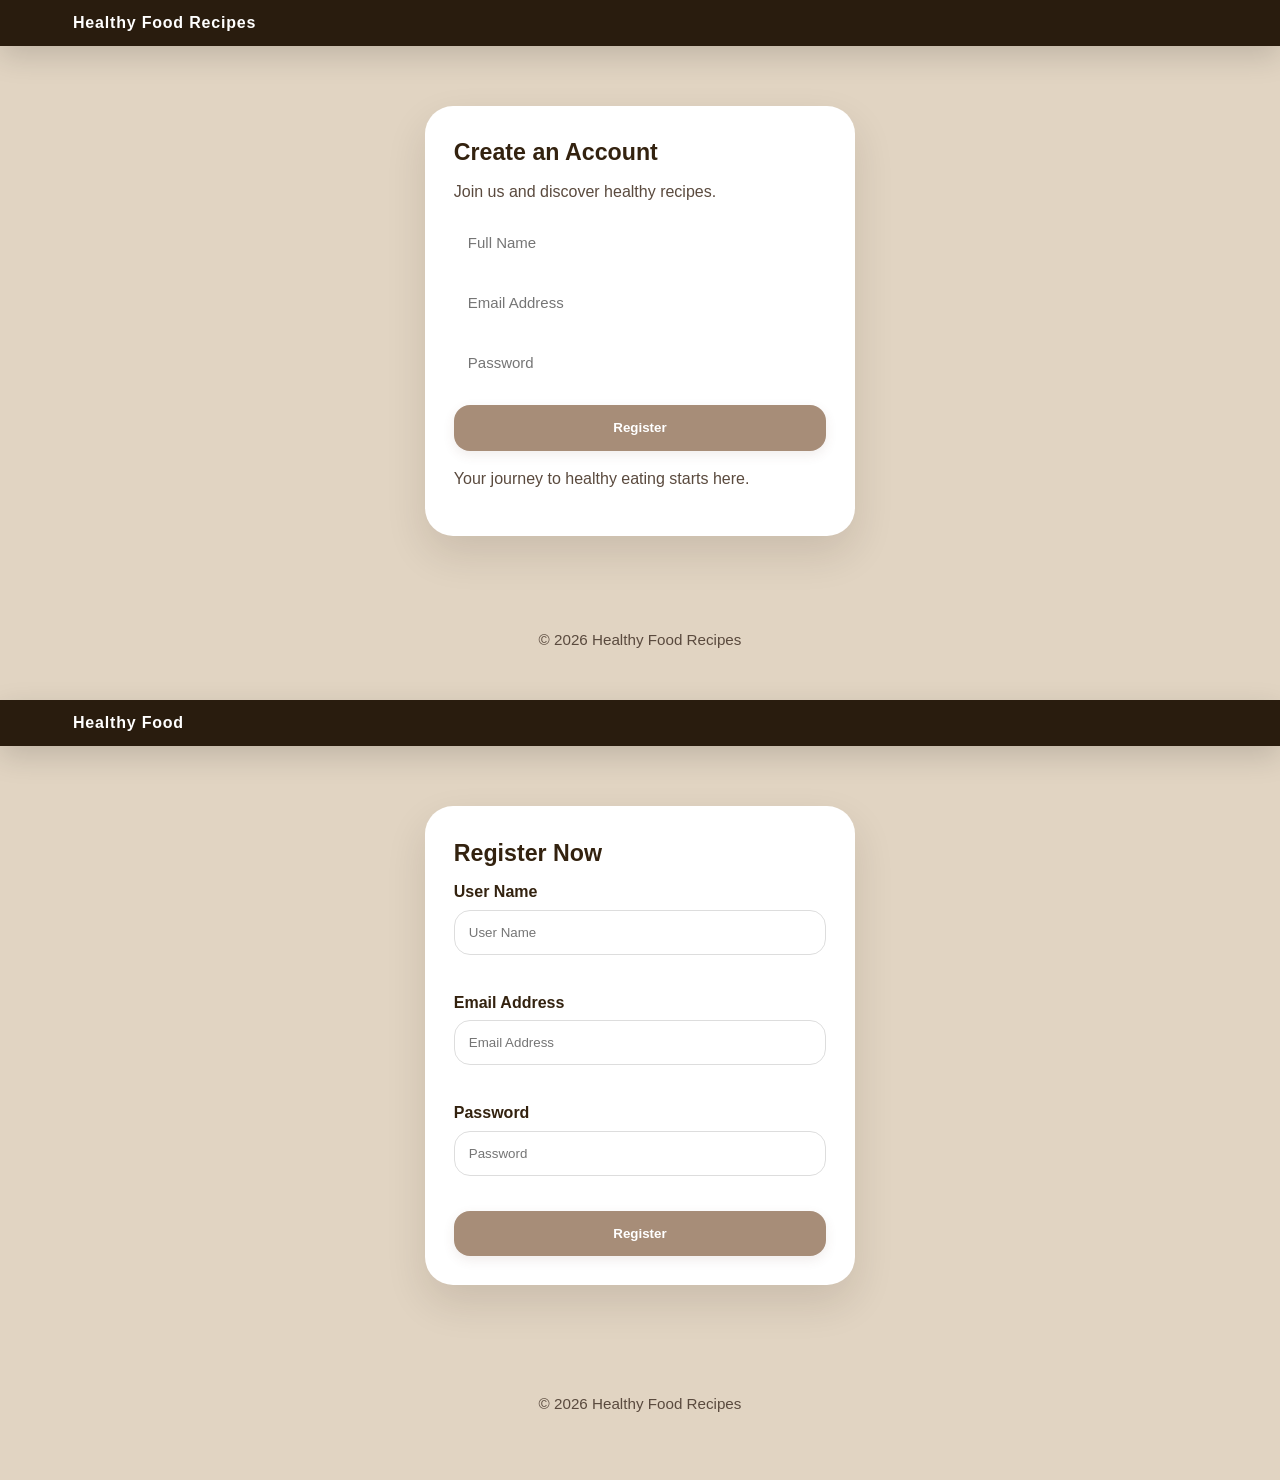
<file: index.html>
<!DOCTYPE html>
 <!DOCTYPE html>
<html lang="en">
<head>
    <meta charset="UTF-8">
    <meta name="viewport" content="width=device-width, initial-scale=1.0">
    <title>Register | Healthy Food Recipes</title>
    <link rel="stylesheet" href="style.css">
</head>
<body>
<header>
    <nav class="navbar main-content">
        <div class="brand">
            <span>Healthy Food Recipes</span>
        </div>

       
    </nav>
</header>



    
<main class="main-content">
    <section class="recipe-card" style="max-width: 430px; margin: 60px auto;">
        <div class="card-content">
            <h2 class="card-title">Create an Account</h2>
            <p class="card-subtitle">Join us and discover healthy recipes.</p>

            <form action="home.html">
                <input type="text" placeholder="Full Name" required
                    style="width:100%; padding:14px; margin-bottom:15px; border:none; border-radius:16px; font-size:15px;">

                <input type="email" placeholder="Email Address" required
                    style="width:100%; padding:14px; margin-bottom:15px; border:none; border-radius:16px; font-size:15px;">

                <input type="password" placeholder="Password" required
                    style="width:100%; padding:14px; margin-bottom:20px; border:none; border-radius:16px; font-size:15px;">

                <button class="view-btn" type="submit">Register</button>
            </form>

            <p class="card-subtitle" style="margin-top:15px;">
                Your journey to healthy eating starts here.
            </p>

        </div>
    </section>
</main>



    
<footer>
    © 2026 Healthy Food Recipes
</footer>

    <title>Register | Healthy Food</title>
    <link rel="stylesheet" href="style.css">
    <style>
        .register-box { max-width: 430px; margin: 60px auto; }
        .form-group { margin-bottom: 15px; text-align: left; }
        .form-group label { display: block; margin-bottom: 5px; font-weight: bold; }
        .form-group input { width: 100%; padding: 14px; border: 1px solid #ddd; border-radius: 16px; box-sizing: border-box; }
        .error-msg { color: red; font-size: 12px; display: block; margin-top: 5px; min-height: 15px; }
    </style>
</head>
<body>

<header>
    <nav class="navbar main-content">
        <div class="brand"><span>Healthy Food</span></div>
    </nav>
</header>

<main class="main-content">
    <section class="recipe-card register-box">
        <div class="card-content">
            <h2 class="card-title">Register Now</h2>
            <form id="registerForm" novalidate>
                <div class="form-group">
                    <label for="username">User Name</label>
                    <input type="text" id="username" placeholder="User Name">
                    <span class="error-msg" id="nameError"></span>
                </div>

                <div class="form-group">
                    <label for="email">Email Address</label>
                    <input type="email" id="email" placeholder="Email Address">
                    <span class="error-msg" id="emailError"></span>
                </div>

                <div class="form-group">
                    <label for="password">Password</label>
                    <input type="password" id="password" placeholder="Password">
                    <span class="error-msg" id="passError"></span>
                </div>

                <button class="view-btn" type="submit" style="width:100%">Register</button>
            </form>
        </div>
    </section>
</main>

<footer>
    <p>&copy; 2026 Healthy Food Recipes</p>
</footer>
<script>
document.getElementById("registerForm").addEventListener("submit", function(e) {
  e.preventDefault();

  const username = document.getElementById("username").value;
  const email = document.getElementById("email").value;
  const password = document.getElementById("password").value;

  localStorage.setItem("user", JSON.stringify({
    username,
    email,
    password
  }));

  localStorage.setItem("isLoggedIn", "true");

  window.location.href = "home.html";
});
</script>

</body>
</html>
</file>
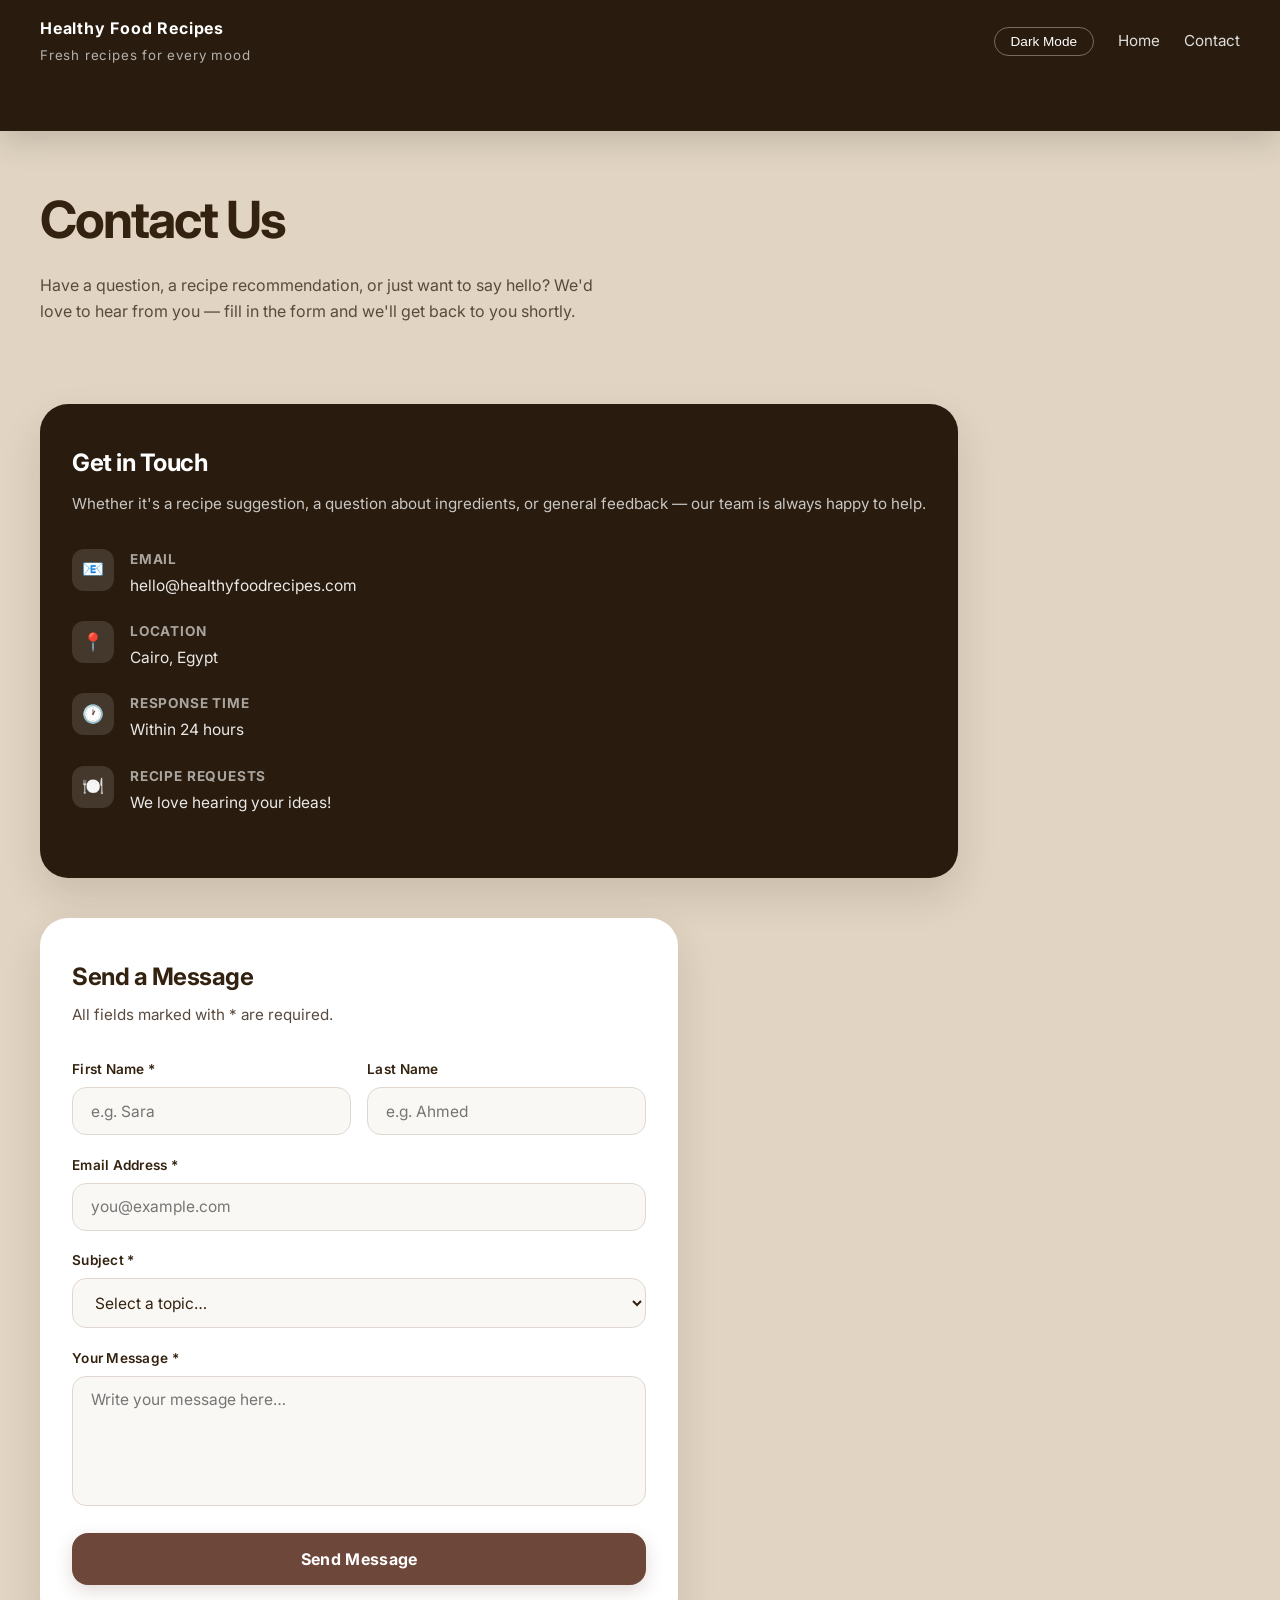
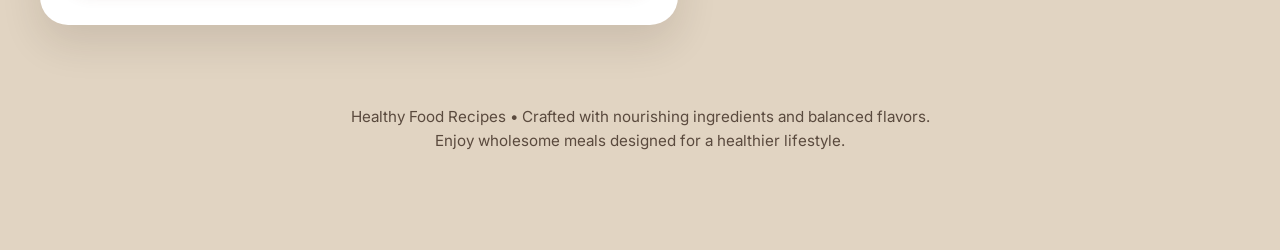
<file: contact-us.html>
<!DOCTYPE html>
<html lang="en">
  <head>
    <meta charset="UTF-8" />
    <meta name="viewport" content="width=device-width, initial-scale=1.0" />
    <title>Contact Us – Healthy Food Recipes</title>
    <link rel="preconnect" href="https://fonts.googleapis.com" />
    <link rel="preconnect" href="https://fonts.gstatic.com" crossorigin />
    <link href="https://fonts.googleapis.com/css2?family=Inter:wght@400;500;600;700&display=swap" rel="stylesheet" />
    <style>
      * { box-sizing: border-box; margin: 0; padding: 0; }
      body {
        font-family: Inter, system-ui, -apple-system, BlinkMacSystemFont, "Segoe UI", sans-serif;
        background: #E1D4C2;
        color: #33220F;
        line-height: 1.6;
      }
      a { color: inherit; text-decoration: none; }
      img { max-width: 100%; display: block; }
      .container {
        width: min(1200px, calc(100% - 2rem));
        margin: 0 auto;
        padding: 0 0 3rem;
      }
      header {
       background: #291C0E;
       color: #fff;
       padding: 1rem 0;
       box-shadow: 0 10px 30px rgba(0,0,0,0.15);
      }
      .navbar {
        display: flex;
        align-items: center;
        justify-content: space-between;
        gap: 1rem;
      }
      .brand {
        display: flex;
        align-items: center;
        gap: 0.75rem;
        font-weight: 700;
        letter-spacing: 0.05em;
      }
      .nav-links {
        display: flex;
        align-items: center;
        gap: 1.5rem;
        font-size: 0.95rem;
      }
      .nav-links a {
        color: #fff;
        opacity: 0.85;
        transition: opacity 0.25s ease;
      }
      .nav-links a:hover { opacity: 1; }
      .theme-btn {
        border: 1px solid rgba(255,255,255,0.35);
        border-radius: 999px;
        padding: 0.4rem 1rem;
        background: transparent;
        color: #fff;
        font-size: 0.85rem;
        cursor: pointer;
        transition: background 0.25s ease;
      }
      .theme-btn:hover { background: rgba(255,255,255,0.12); }
      .hero {
        padding: 3rem 0 2.5rem;
      }
      .hero h1 {
        font-size: clamp(2.5rem, 4vw, 4rem);
        letter-spacing: -0.04em;
        margin-bottom: 0.75rem;
      }
      .hero p {
        max-width: 560px;
        color: #5A4A3E;
        font-size: 1rem;
      }
      .contact-wrapper {
        display: flex;
        flex-direction: column;
        gap: 2.5rem;
        align-items: start;
        margin-top: 2.5rem;
      }
      .info-card {
        background: #291C0E;
        color: #fff;
        border-radius: 28px;
        padding: 2.5rem 2rem;
        box-shadow: 0 18px 40px rgba(41, 28, 14, 0.12);
      }
      .info-card h2 {
        font-size: 1.5rem;
        margin-bottom: 0.5rem;
        letter-spacing: -0.02em;
      }
      .info-card p {
        opacity: 0.75;
        font-size: 0.95rem;
        margin-bottom: 2rem;
        line-height: 1.7;
      }
      .info-item {
        display: flex;
        align-items: flex-start;
        gap: 1rem;
        margin-bottom: 1.4rem;
      }
      .info-icon {
        width: 42px;
        height: 42px;
        border-radius: 12px;
        background: rgba(255,255,255,0.12);
        display: grid;
        place-items: center;
        flex-shrink: 0;
        font-size: 1.1rem;
      }
      .info-item-text strong {
        display: block;
        font-size: 0.85rem;
        opacity: 0.6;
        letter-spacing: 0.06em;
        text-transform: uppercase;
        margin-bottom: 0.15rem;
      }
      .info-item-text span {
        font-size: 0.97rem;
        opacity: 0.9;
      }
      .form-card {
        background: #fff;
        border-radius: 28px;
        padding: 2.5rem 2rem;
        box-shadow: 0 18px 40px rgba(41, 28, 14, 0.12);
      }
      .form-card h2 {
        font-size: 1.5rem;
        margin-bottom: 0.4rem;
        letter-spacing: -0.02em;
      }
      .form-card .sub {
       color: #5A4A3E;
       font-size: 0.95rem;
       margin-bottom: 2rem;
      }
      .form-row {
        display: grid;
        grid-template-columns: 1fr 1fr;
        gap: 1rem;
      }
      .field {
        display: flex;
        flex-direction: column;
        gap: 0.4rem;
        margin-bottom: 1.2rem;
      }
      .field label {
        font-size: 0.85rem;
        font-weight: 600;
        color:#33220F;
        letter-spacing: 0.02em;
      }
      .field input,
      .field select,
      .field textarea {
        border: 1.5px solid #e0d8d0;
        border-radius: 14px;
        padding: 0.85rem 1.1rem;
        font-size: 0.97rem;
        font-family: inherit;
        color: #33220F;
        background: #faf8f5;
        transition: border-color 0.25s ease, box-shadow 0.25s ease, transform 0.25s ease;
        outline: none;
        resize: none;
      }
      .field input:focus,
      .field select:focus,
      .field textarea:focus {
        border-color: #6E473B;
        box-shadow: 0 0 0 3px rgba(110, 71, 59, 0.12);
        transform: translateY(-1px);
      }
      .field textarea { min-height: 130px; }
      .submit-btn {
        width: 100%;
        border: none;
        border-radius: 16px;
        padding: 1rem;
        background: #6E473B;
        color: #fff;
        font-size: 1rem;
        font-weight: 700;
        font-family: inherit;
        cursor: pointer;
        transition: background 0.25s ease, transform 0.2s ease, box-shadow 0.25s ease;
        box-shadow: 0 6px 18px rgba(110, 71, 59, 0.2);
        margin-top: 0.5rem;
        letter-spacing: 0.02em;
      }
      .submit-btn:hover {
        background: #5c3d33;
        transform: translateY(-2px);
        box-shadow: 0 10px 28px rgba(110, 71, 59, 0.3);
      }
      .submit-btn:active { transform: translateY(0); }
      .success-msg {
        display: none;
        background: #edf7f0;
        border: 1.5px solid #6abf82;
        border-radius: 14px;
        padding: 1rem 1.25rem;
        margin-top: 1.2rem;
        color: #2d7a47;
        font-weight: 600;
        font-size: 0.95rem;
        text-align: center;
      }
      .success-msg.show { display: block; }
      footer {
        padding: 2rem 0 3rem;
        text-align: center;
        color: #5A4A3E;
        font-size: 0.95rem;
      }
      
      [data-theme="dark"] body         { background: #080705; }
      [data-theme="dark"] .form-card   { background:  #120E0B; color: #D1C7BD; }
      [data-theme="dark"] .field input,
      [data-theme="dark"] .field select,
      [data-theme="dark"] .info-card {
        background: #291C0E;
        color: #D1C7BD;
}
      [data-theme="dark"] .field textarea {
        background: #1a1410;
       border-color: #3a2d24;
        color:  #D1C7BD;
      }
      [data-theme="dark"] .field label { color:  #D1C7BD; }
      @media (max-width: 820px) {
        .contact-wrapper { grid-template-columns: 1fr; }
        .form-row        { grid-template-columns: 1fr; }
      }
      @media (max-width: 680px) {
        .navbar {
          flex-direction: column;
          align-items: flex-start;
        }
        .nav-links {
          width: 100%;
          justify-content: space-between;
          gap: 1rem;
          flex-wrap: wrap;
        }
        .hero { padding-top: 2rem; }
      }
    </style>
  </head>
  <body>
    <header>
      <div class="container navbar">
        <div class="brand">
          <div>
            <div>Healthy Food Recipes</div>
            <small style="opacity:0.65;font-weight:400;">Fresh recipes for every mood</small>
          </div>
        </div>
        <nav class="nav-links">
          <button id="theme-toggle" class="theme-btn">Dark Mode</button>
          <a href="home.html">Home</a>
          <a href="contact-us.html">Contact</a>
        </nav>
      </div>
    </header>
    <main>
      <div class="container">
        <section class="hero">
          <h1>Contact Us</h1>
          <p>Have a question, a recipe recommendation, or just want to say hello? We'd love to hear from you — fill in the form and we'll get back to you shortly.</p>
        </section>
        <div class="contact-wrapper">
          <div class="info-card">
            <h2>Get in Touch</h2>
            <p>Whether it's a recipe suggestion, a question about ingredients, or general feedback — our team is always happy to help.</p>
            <div class="info-item">
              <div class="info-icon">📧</div>
              <div class="info-item-text">
                <strong>Email</strong>
                <span>hello@healthyfoodrecipes.com</span>
              </div>
            </div>
            <div class="info-item">
              <div class="info-icon">📍</div>
              <div class="info-item-text">
                <strong>Location</strong>
                <span>Cairo, Egypt</span>
              </div>
            </div>
            <div class="info-item">
              <div class="info-icon">🕐</div>
              <div class="info-item-text">
                <strong>Response Time</strong>
                <span>Within 24 hours</span>
              </div>
            </div>
            <div class="info-item">
              <div class="info-icon">🍽️</div>
              <div class="info-item-text">
                <strong>Recipe Requests</strong>
                <span>We love hearing your ideas!</span>
              </div>
            </div>
          </div>
          <div class="form-card">
            <h2>Send a Message</h2>
            <p class="sub">All fields marked with * are required.</p>
            <div class="form-row">
              <div class="field">
                <label for="fname">First Name *</label>
                <input type="text" id="fname" placeholder="e.g. Sara" required />
              </div>
              <div class="field">
                <label for="lname">Last Name</label>
                <input type="text" id="lname" placeholder="e.g. Ahmed" />
              </div>
            </div>
            <div class="field">
              <label for="email">Email Address *</label>
              <input type="email" id="email" placeholder="you@example.com" required />
            </div>
            <div class="field">
              <label for="subject">Subject *</label>
              <select id="subject" required>
                <option value="" disabled selected>Select a topic…</option>
                <option value="recipe">Recipe Recommendation</option>
                <option value="question">Ingredient Question</option>
                <option value="feedback">General Feedback</option>
                <option value="other">Other</option>
              </select>
            </div>
            <div class="field">
              <label for="message">Your Message *</label>
              <textarea id="message" placeholder="Write your message here…" required></textarea>
            </div>
            <button class="submit-btn" id="send-btn" type="button">Send Message</button>
            <div class="success-msg" id="success-msg">
              ✅ Thank you! Your message has been sent. We'll be in touch soon.
            </div>
          </div>
        </div>
      </div>
    </main>
    <footer>
      <div class="container">
        <p>Healthy Food Recipes • Crafted with nourishing ingredients and balanced flavors.</p>
        <p>Enjoy wholesome meals designed for a healthier lifestyle.</p>
      </div>
    </footer>
    <script>
       const savedTheme = localStorage.getItem('theme');

  if (savedTheme === 'dark') {
    document.documentElement.setAttribute('data-theme', 'dark');
  }

  const toggleBtn = document.getElementById('theme-toggle');
      toggleBtn.addEventListener('click', () => {
       const isDark = document.documentElement.getAttribute('data-theme') === 'dark';

  if (isDark) {
    document.documentElement.removeAttribute('data-theme');
    localStorage.setItem('theme', 'light');
    toggleBtn.textContent = 'Dark Mode';
  } else {
    document.documentElement.setAttribute('data-theme', 'dark');
    localStorage.setItem('theme', 'dark');
    toggleBtn.textContent = 'Light Mode';
  }
});
      document.getElementById('send-btn').addEventListener('click', () => {
        const fname   = document.getElementById('fname').value.trim();
        const email   = document.getElementById('email').value.trim();
        const subject = document.getElementById('subject').value;
        const message = document.getElementById('message').value.trim();
        const success = document.getElementById('success-msg');
        if (!fname || !email || !subject || !message) {
          alert('Please fill in all required fields before sending.');
          return;
        }
        const emailRegex = /^[^\s@]+@[^\s@]+\.[^\s@]+$/;
        if (!emailRegex.test(email)) {
          alert('Please enter a valid email address.');
          return;
        }
        success.classList.add('show');
        document.getElementById('fname').value    = '';
        document.getElementById('lname').value    = '';
        document.getElementById('email').value    = '';
        document.getElementById('subject').value  = '';
        document.getElementById('message').value  = '';
        setTimeout(() => success.classList.remove('show'), 5000);
      });
    </script>
  </body>
</html>
</file>
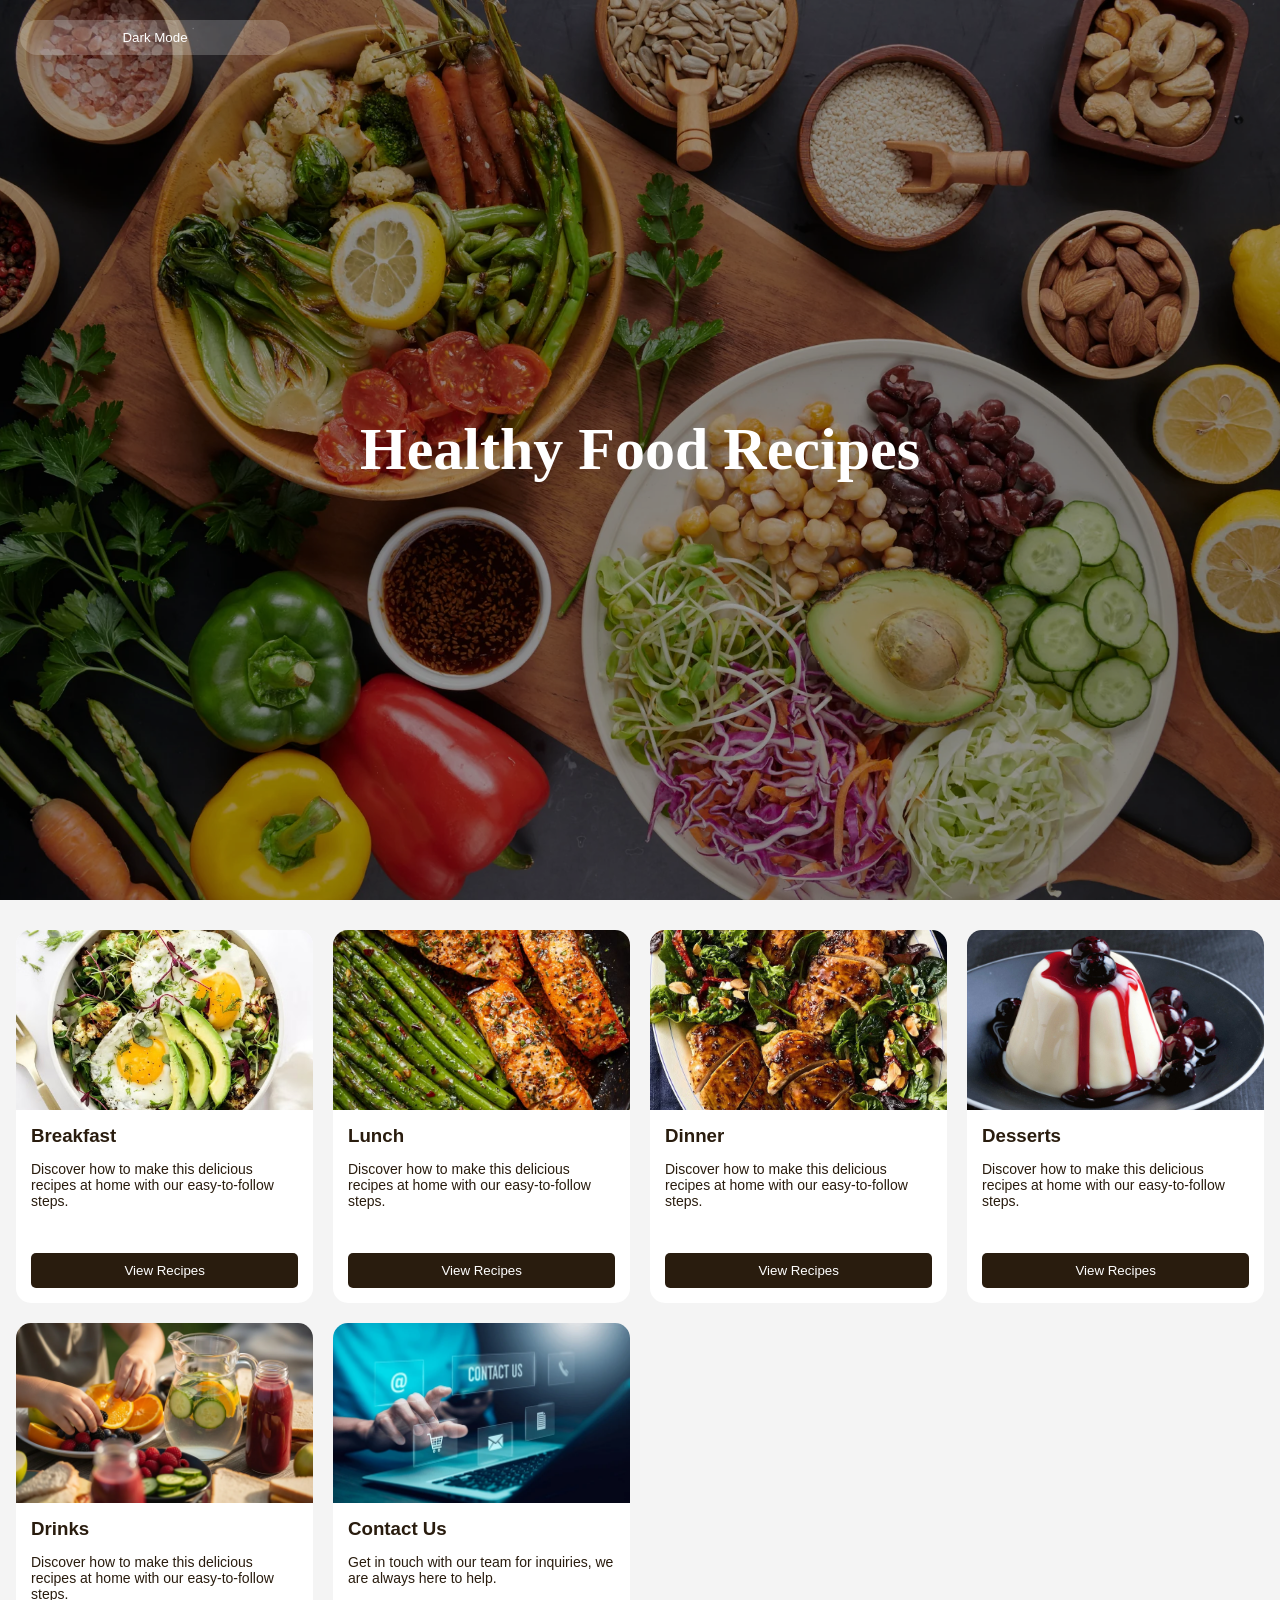
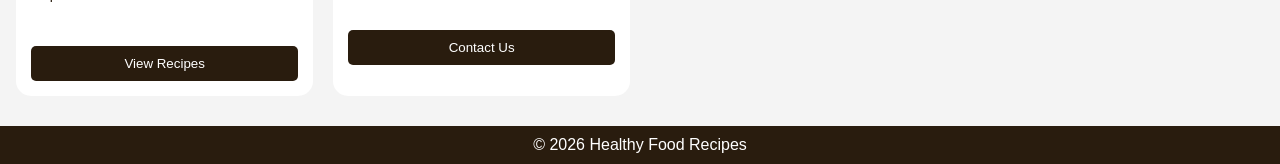
<file: home.html>
<!DOCTYPE html>
<html lang="en">
<head>
  <meta charset="UTF-8">
  <title>Home</title>
<meta name="viewport" content="width=device-width, initial-scale=1.0">
  <style>
    body {
      margin: 0;
      font-family: Arial;
    }

    .hero {
      height: 100vh;
      background-image: url("images/Most_Healthy_Food_Choices_for_Daily_Consumption\ \(1\).webp");
      position: relative;
      background-position: center;
      background-size: cover;
    }

    .hero::before {
      content: "";
      position: absolute;
      width: 100%;
      height: 100%;
      background-color: rgba(0, 0, 0, 0.4);
      top: 0;
      left: 0;
    }

    .content {
      position: absolute;
      top: 50%;
      left: 50%;
      transform: translate(-50%, -50%);
      text-align: center;
      color: white;
    }

  
      .content h1 {
  font-size: clamp(2rem, 8vw, 60px);

      font-family: cursive;
      cursor: pointer;
      }
    
    body {
    font-family: Arial;
    background-color: #f4f4f4;
    margin: 0;
}

.container {
    display: grid;
    grid-template-columns: repeat(auto-fill, minmax(250px, 1fr));
    gap: 20px;
    padding: 30px 1rem;
}

.card {
    background: white;
    border-radius: 15px;
    overflow: hidden;
    display: flex;
    flex-direction: column;
}

.card img {
    width: 100%;
    height: 180px;
    object-fit: cover;
}

.card-content {
    padding: 15px;
    color: #291C0E;
}

.card h3 {
    margin: 0 0 10px;
}

.card p {
    color: #291C0E;
    font-size: 14px;
}

.card button {
    margin: 15px;
    padding: 10px;
    background: #291C0E;
    color: white;
    border: none;
    border-radius: 5px;
    cursor: pointer;
    width: 90%;
    text-decoration: none;
}

.zoom {
    transition: transform 0.3s ease;
}

.zoom:hover {
    transform: scale(1.1);
}

.card button:hover {
    opacity: 0.9;
}

.card button:active {
    opacity: 0.3;
}    

footer {
    text-align: center;
    background: #291C0E;
    color: white;
    padding: 10px;
    cursor: pointer;
}

.theme-btn {
    width: 30vh;
    position: absolute;
    top: 20px;
    left: 20px;
    z-index: 1000;
    padding: 10px 20px;
    border: none;
    border-radius: 25px;
    background-color: rgba(255, 255, 255, 0.2);
    color: white;
    cursor: pointer;
    transition: all 0.3 ease;
}

[data-theme="dark"] body         { background: #080705; }
      [data-theme="dark"] .form-card   { background:  #120E0B; color: #D1C7BD; }
      [data-theme="dark"] .field input,
      [data-theme="dark"] .field select,
      [data-theme="dark"] .info-card {
        background: #291C0E;
        color: #D1C7BD;
}
      [data-theme="dark"] .field textarea {
        background: #1a1410;
        border-color: #3a2d24;
        color:  #D1C7BD;
      }
      [data-theme="dark"] .field label { color:  #D1C7BD; }
      @media (max-width: 820px) {
        .contact-wrapper { grid-template-columns: 1fr; }
        .form-row        { grid-template-columns: 1fr; }
      }
      

  </style>

</head>

<body>
    <header>
        <button id="theme-toggle" class="theme-btn">Dark Mode</button>
    </header>
    <main>
        <div class="hero">
    <div class="content">
      <h1>Healthy Food Recipes</h1>
    </div>
  </div>
  
  <div class="container">

    <div class="card">
        <img class="zoom" src="images/breakfast-salad-1668107450.avif"> 
        <div class="card-content">
            <h3>Breakfast</h3>
            <p>Discover how to make this delicious recipes at home with our easy-to-follow steps.</p>
        </div>
       <a href="breakfast.html" style="text-decoration: none;"><button class="zoom" class="card button">View Recipes</button></a> 
    </div>

    <div class="card">
      <img class="zoom" src="images/4a6d312a7295c0b5a42633547368bf07.jpg"> 
        <div class="card-content">
            <h3>Lunch</h3>
            <p>Discover how to make this delicious recipes at home with our easy-to-follow steps.</p>
        </div>
       <a href="lunch.html" style="text-decoration: none;"><button class="zoom" class="card button">View Recipes</button></a> 
    </div>

    <div class="card">
        <img class="zoom" src="images/image.png"> 
        <div class="card-content">
            <h3>Dinner</h3>
            <p>Discover how to make this delicious recipes at home with our easy-to-follow steps.</p>
        </div>
       <a href="dinner.html" style="text-decoration: none;"><button class="zoom" class="card button">View Recipes</button></a> 
    </div>

    <div class="card">
        <img class="zoom" src="images/lemon-panna-cotta-with-vodka-blueberry-syrup-92005-1.jpeg"> 
        <div class="card-content">
            <h3>Desserts</h3>
            <p>Discover how to make this delicious recipes at home with our easy-to-follow steps.</p>
        </div>
       <a href="desert.html" style="text-decoration: none;"><button class="zoom" class="card button">View Recipes</button></a> 
    </div>

    <div class="card">
        <img class="zoom" src="images/healthy_drinks_for_kids_lunch_a_refreshing_guide.webp"> 
        <div class="card-content">
            <h3>Drinks</h3>
            <p>Discover how to make this delicious recipes at home with our easy-to-follow steps.</p>
        </div>
       <a href="drinks.html" style="text-decoration: none;"><button class="zoom" class="card button">View Recipes</button></a> 
    </div>

    <div class="card">
        <img class="zoom" src="images/communication-contact-us-customer-support-600nw-2537912323.webp"> 
        <div class="card-content">
            <h3>Contact Us</h3>
            <p>Get in touch with our team for inquiries,
              we are always here to help.
            </p>
        </div>
       <a href="contact-us.html" style="text-decoration: none;"><button class="zoom" class="card button">Contact Us</button></a> 
    </div>

</div>
<script>
    const themeToggle = document.querySelector('#theme-toggle');

if (localStorage.getItem('theme') === 'dark') {
  document.documentElement.setAttribute('data-theme', 'dark');
  themeToggle.textContent = 'Light Mode';
}

themeToggle.addEventListener('click', () => {
  const isDark = document.documentElement.getAttribute('data-theme') === 'dark';
  
  if (isDark) {
    document.documentElement.removeAttribute('data-theme');
    themeToggle.textContent = 'Dark Mode';
    localStorage.setItem('theme', 'light');
  } else {
    document.documentElement.setAttribute('data-theme', 'dark');
    themeToggle.textContent = 'Light Mode';
    localStorage.setItem('theme', 'dark');
  }
});
</script>

    </main>

  

<footer>
    © 2026 Healthy Food Recipes
</footer>


</body>
</html>
</file>
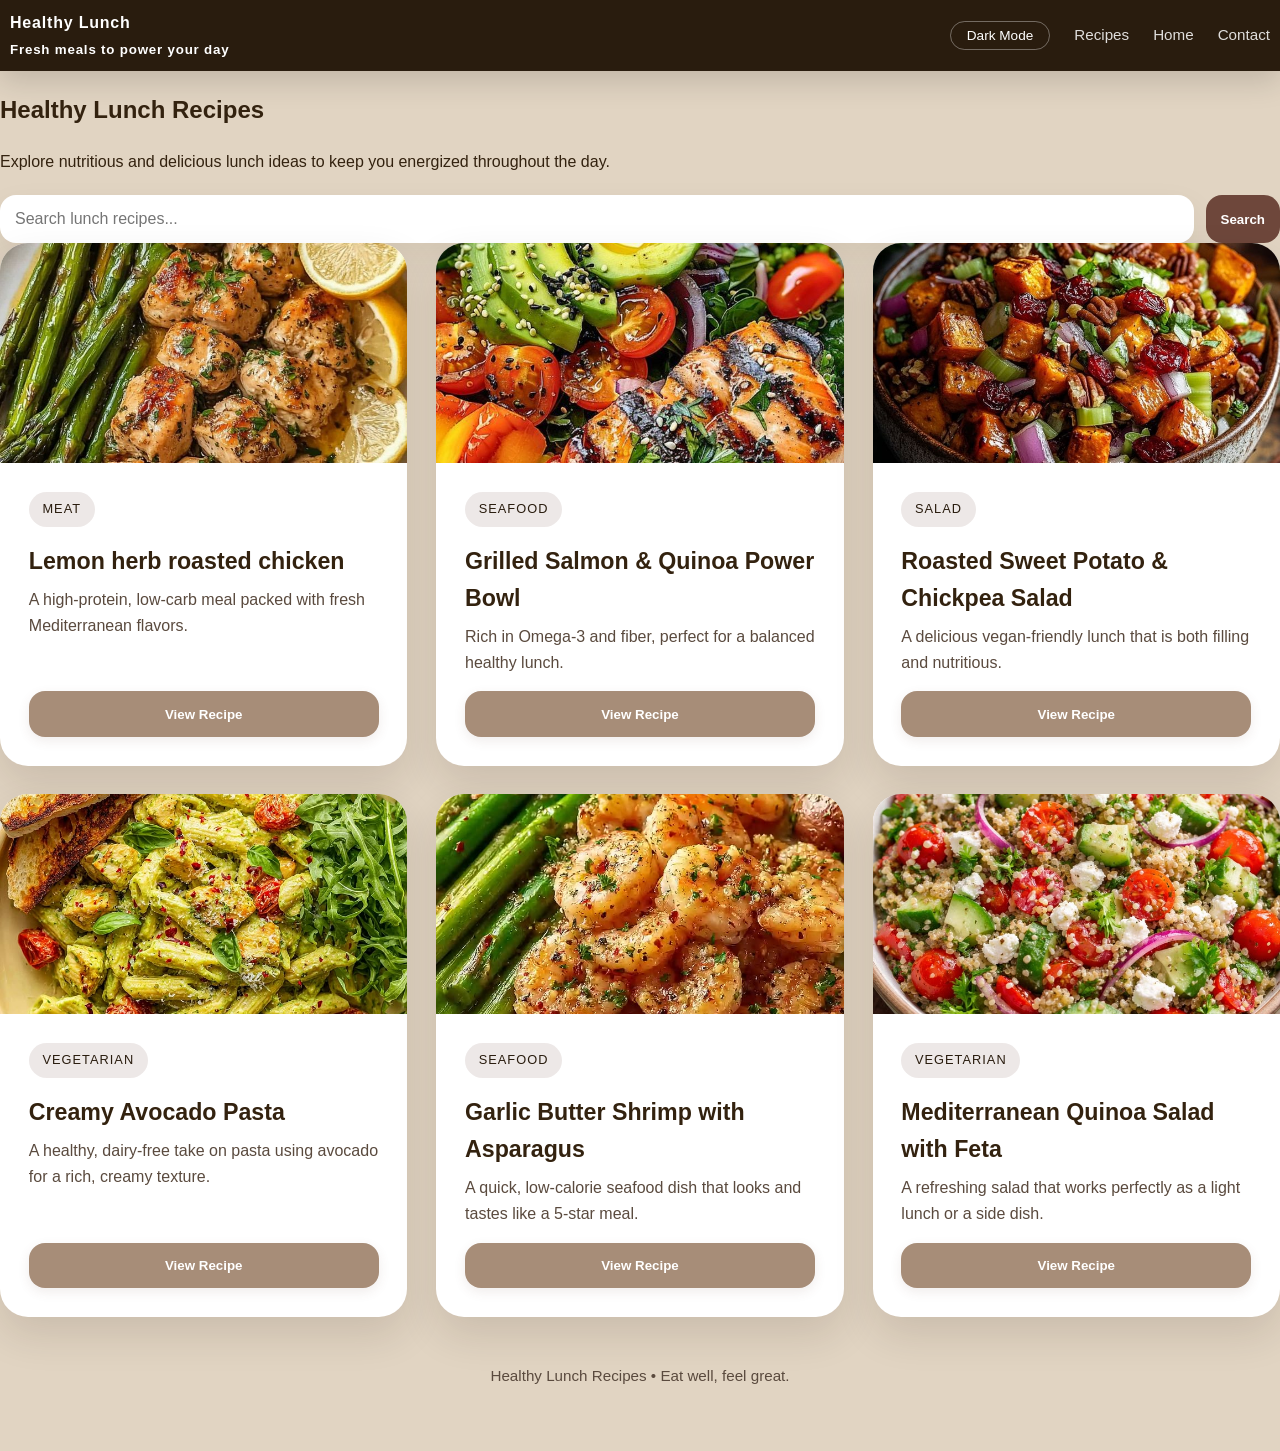
<file: lunch.html>
<!DOCTYPE html>
<html lang="en">
  <head>
    <meta charset="UTF-8" />
    <meta name="viewport" content="width=device-width, initial-scale=1.0" />
    <title>Healthy Lunch Recipes</title>
    <link rel="preconnect" href="https://fonts.googleapis.com" />
    <link rel="preconnect" href="https://fonts.gstatic.com" crossorigin />
    <link href="https://fonts.googleapis.com/css2?family=Inter:wght@400;500;600;700&display=swap" rel="stylesheet" />
    <link rel="stylesheet" href="style.css"/>
    
  </head>
  <body class="lunch-page">
    <header>
      <div class="container navbar">
        <div class="brand">
          <div>
            <div>Healthy Lunch</div>
            <small>Fresh meals to power your day</small>
          </div>
        </div>
        <nav class="nav-links">
          <button id="theme-toggle" class="theme-btn">Dark Mode</button>
          <a href="#recipes">Recipes</a>
          <a href="home.html">Home</a>
          <a href="contact-us.html">Contact</a>
        </nav>
      </div>
    </header>
    <main class="container">
        <section class="hero">
            <h1>Healthy Lunch Recipes</h1>
            <p>Explore nutritious and delicious lunch ideas to keep you energized throughout the day.</p>
            <div class="search-bar">
                <input id="search" type="search" placeholder="Search lunch recipes..." />
                <button id="searchButton">Search</button>
            </div>
        </section>
        <section id="recipes" class="grid">
          <article class="recipe-card" data-recipe-id="1">
            <div class="card-image">
              <img src="images/recipe.lunch.1.jpeg" alt="lemon herb roasted chicken" loading="lazy" />
            </div>
            <div class="card-content">
              <div class="card-meta">
                <span class="badge">Meat</span>
              </div>
              <h2 class="card-title">Lemon herb roasted chicken</h2>
              <p class="card-subtitle">A high-protein, low-carb meal packed with fresh Mediterranean flavors.</p>
              <div class="extra-content" id="details-1">
                <div class="recipe-section">
                  <h4>Ingredients</h4>
                  <ul>
                    <li>chicken breasts or thighs.</li>
                    <li>2 tbsp Olive oil, 3 cloves of minced garlic, and fresh lemon juice.</li>
                    <li>Fresh Rosemary and Thyme.</li>
                    <li>Mixed vegetables (Broccoli, carrots, and baby potatoes).</li>
                  </ul>
                </div>
                <div class="recipe-section">
                  <h4>Preparation</h4>
                    <ol>
                      <li>Marinate the chicken with garlic, lemon, olive oil, and herbs for 20 minutes.</li>
                      <li>Place the chicken and chopped vegetables on a baking tray.</li>
                      <li>Roast in a preheated oven at 200°C for 30-35 minutes until golden brown.</li>
                    </ol>
                </div>
              </div>
              <button class="view-btn" type="button" data-target="details-1">View Recipe</button>
            </div>
          </article>
          <article class="recipe-card" data-recipe-id="2">
            <div class="card-image">
              <img src="images/recipe.lunch.2.jpeg" alt="Grilled Salmon & Quinoa Power Bowl" loading="lazy" />
            </div>
            <div class="card-content">
              <div class="card-meta">
                <span class="badge">Seafood</span>
              </div>
              <h2 class="card-title">Grilled Salmon & Quinoa Power Bowl</h2>
              <p class="card-subtitle">Rich in Omega-3 and fiber, perfect for a balanced healthy lunch.</p>
              <div class="extra-content" id="details-2">
                <div class="recipe-section">
                  <h4>Ingredients</h4>
                  <ul>
                    <li>Fresh Salmon fillet.</li>
                    <li>1/2 cup cooked Quinoa.</li>
                    <li>Sliced Avocado and cherry tomatoes.</li>
                    <li>Dressing: Honey mustard and a splash of apple cider vinegar.</li>
                  </ul>
                </div>
                <div class="recipe-section">
                  <h4>Preparation</h4>
                  <ol>
                    <li>Season the salmon with salt and pepper, then grill for 4-5 minutes per side.</li>
                    <li>Boil quinoa in water (1:2 ratio) until fluffy.</li>
                    <li>Assemble the bowl starting with quinoa, then add the grilled salmon, avocado, and drizzle with dressing.</li>
                  </ol>
                </div>
              </div>
              <button class="view-btn" type="button" data-target="details-2">View Recipe</button>
            </div>
          </article>
          <article class="recipe-card" data-recipe-id="3">
            <div class="card-image">
              <img src="images/recipe.lunch.3.jpeg" alt="Roasted Sweet Potato & Chickpea Salad" loading="lazy" />
            </div>
            <div class="card-content">
              <div class="card-meta">
                <span class="badge">Salad</span>
              </div>
              <h2 class="card-title">Roasted Sweet Potato & Chickpea Salad</h2>
              <p class="card-subtitle">A delicious vegan-friendly lunch that is both filling and nutritious.</p>
              <div class="extra-content" id="details-3">
                <div class="recipe-section">
                  <h4>Ingredients</h4>
                  <ul>
                    <li>1 can of Chickpeas (rinsed and drained).</li>
                    <li>2 medium Sweet potatoes (cubed).</li>
                    <li>Fresh Baby spinach or Arugula.</li>
                    <li>Tahini dressing (Tahini, lemon juice, and a pinch of cumin).</li>
                  </ul>
                </div>
                <div class="recipe-section">
                  <h4>Preparation</h4>
                  <ol>
                    <li>Toss sweet potato cubes in olive oil and roast at 200°C for 20 minutes.</li>
                    <li>In a large bowl, mix the roasted potatoes with chickpeas and spinach.</li>
                    <li>Pour the creamy tahini dressing over the salad and toss well before serving.</li>
                  </ol>
                </div>
              </div>
              <button class="view-btn" type="button" data-target="details-3">View Recipe</button>
            </div>
          </article>
          <article class="recipe-card" data-recipe-id="4">
            <div class="card-image">
              <img src="images/recipe.lunch.4.jpeg" alt="Creamy Avocado Pasta" loading="lazy" />
            </div>
            <div class="card-content">
              <div class="card-meta">
                <span class="badge">Vegetarian</span>
              </div>
              <h2 class="card-title">Creamy Avocado Pasta</h2>
              <p class="card-subtitle">A healthy, dairy-free take on pasta using avocado for a rich, creamy texture.</p>
              <div class="extra-content" id="details-4">
                <div class="recipe-section">
                  <h4>Ingredients</h4>
                  <ul>
                    <li>Whole wheat or gluten-free Spaghetti.</li>
                    <li>1 Ripe Avocado, fresh basil leaves, and 2 cloves of garlic.</li>
                    <li>Cherry tomatoes (for topping).</li>
                    <li>Cherry tomatoes (for topping).s</li>
                  </ul>
                </div>
                <div class="recipe-section">
                  <h4>Preparation</h4>
                  <ol>
                    <li>Boil the pasta according to package instructions.</li>
                    <li>Blend the avocado, basil, garlic, and lemon juice until smooth.</li>
                    <li>Toss the pasta with the avocado sauce and top with fresh cherry tomatoes.</li>
                  </ol>
                </div>
              </div>
              <button class="view-btn" type="button" data-target="details-4">View Recipe</button>
            </div>
          </article>
          <article class="recipe-card" data-recipe-id="5">
            <div class="card-image">
              <img src="images/recipe.lunch.5.jpeg" alt="Garlic Butter Shrimp with Asparagus" loading="lazy" />
            </div>
            <div class="card-content">
              <div class="card-meta">
                <span class="badge">Seafood</span>
              </div>
              <h2 class="card-title">Garlic Butter Shrimp with Asparagus</h2>
              <p class="card-subtitle">A quick, low-calorie seafood dish that looks and tastes like a 5-star meal.</p>
              <div class="extra-content" id="details-5">
                <div class="recipe-section">
                  <h4>Ingredients</h4>
                  <ul>
                    <li>Large Shrimp (peeled and deveined).</li>
                    <li>A bunch of fresh Asparagus.</li>
                    <li>1 tbsp Butter (or Ghee), lemon zest, and red pepper flakes.</li>
                    <li>Fresh parsley.</li>
                  </ul>
                </div>
                <div class="recipe-section">
                  <h4>Preparation</h4>
                  <ol>
                    <li>SSauté asparagus in a pan with a bit of butter until tender.</li>
                    <li>Add the shrimp and garlic, cooking for 2-3 minutes per side.</li>
                    <li>Finish with lemon zest and chopped parsley.</li>
                  </ol>
                </div>
              </div>
              <button class="view-btn" type="button" data-target="details-5">View Recipe</button>
            </div>
          </article>
          <article class="recipe-card" data-recipe-id="6">
            <div class="card-image">
              <img src="images/recipe.lunch.6.jpeg" alt="Mediterranean Quinoa Salad with Feta" loading="lazy" />
            </div>
            <div class="card-content">
              <div class="card-meta">
                <span class="badge">Vegetarian</span>
              </div>
              <h2 class="card-title">Mediterranean Quinoa Salad with Feta</h2>
              <p class="card-subtitle">A refreshing salad that works perfectly as a light lunch or a side dish.</p>
              <div class="extra-content" id="details-6">
                <div class="recipe-section">
                  <h4>Ingredients</h4>
                  <ul>
                    <li>Cooked Quinoa.</li>
                    <li>Cucumber, red onion, and kalamata olives.</li>
                    <li>Low-fat Feta cheese.</li>
                    <li>Dressing: Red wine vinegar and dried oregano.</li>
                  </ul>
                </div>
                <div class="recipe-section">
                  <h4>Preparation</h4>
                  <ol>
                    <li>Chop all vegetables into small cubes.</li>
                    <li>In a large bowl, combine quinoa, vegetables, olives, and crumbled feta.</li>
                    <li>Whisk the dressing ingredients and pour over the salad.</li>
                  </ol>
                </div>
              </div>
              <button class="view-btn" type="button" data-target="details-6">View Recipe</button>
            </div>
          </article>
        </section>
    </main>
    <footer id="footer">
      <div class="container">
        <p>Healthy Lunch Recipes • Eat well, feel great.</p>
      </div>
    </footer>
    <script src="script.js"></script>
  </body>
</html>
</file>
<file: style.css>
/* Dinner page */

* {
  box-sizing: border-box;
}

body {
  margin: 0;
  font-family:arial,sans-serif;
  background: #e1d4c2;
  color:#33220F;
  line-height: 1.6;
}

img {
  max-width: 100%;
  display: block;
}

a {
  color: inherit;
  text-decoration: none;
}

.main-content {
  width: 90%;
  margin: auto;
}

header {
  background: #291C0E;
  color: #fff;
  padding: 10px ;
  box-shadow: 0 10px 30px rgba(0,0,0,0.15);
}

.navbar {
  display: flex;
  align-items: center;
  justify-content: space-between;
}

.brand {
  display: flex;
  align-items: center;
  font-weight: 700;
  letter-spacing: 0.05em;
}

.brand-mark {
  width: 42px;
  height: 42px;
  border-radius: 14px;
  background: #6E473B;
  display: grid;
  place-items: center;
  color: #fff;
  font-size: 1.25rem;
}

.nav-links {
  display: flex;
  align-items: center;
  gap: 1.5rem;
  font-size: 0.95rem;
}

.nav-links a {
  color: #fff;
  opacity: 0.85;
  transition: opacity 0.25s ease;
}

.nav-links a:hover {
  opacity: 1;
}

.header-section {
  padding: 20px ;
}

.header-section  h1 {
  margin-top: 0;
  font-size: 32px;
 
}

.header-section  p {
  max-width: 620px;
  margin: 1rem 0 0;
  color: #5A4A3E;
  font-size: 1rem;
}

.search-bar {
  margin-top: 20px;
  display: flex;
  gap: 0.75rem;
}

.search-bar input {
  width: 100%;
  border: none;
  border-radius: 16px;
  padding: 15px;
  font-size: 16px;
  background: #fff;
  color: #33220F;
  box-shadow: 0 14px 32px rgba(46, 33, 19, 0.08);
  transition: transform 0.25s ease, box-shadow 0.25s ease;
}

.search-bar input:focus {
  outline: none;
  box-shadow: 0 18px 40px rgba(46, 33, 19, 0.16);
}

.search-bar button {
  border: none;
  border-radius: 16px;
  padding: 10px 15px;
  background: #6E473B;
  color: #fff;
  font-weight: 700;
  transition: transform 0.2s ease, background 0.2s ease;
}

.search-bar button:hover {
  transform: translate(-1px);
  background: #5c3d33;
}

main {
  margin-top: 20px;
}

.grid {
  display: grid;
  align-items: stretch;
  grid-template-columns: repeat(auto-fit, minmax(300px, 1fr));
  gap: 1.8rem;
}

.recipe-card {
  background: #fff;
  display: flex;
  flex-direction: column;
  height: 100%;
  border-radius: 28px;
  overflow: hidden;
  box-shadow: 0 18px 40px rgba(41, 28, 14, 0.12);
  transform: translateY(0);
  transition: transform 0.4s cubic-bezier(0.4, 0, 0.2, 1), box-shadow 0.4s ease, opacity 0.3s ease;
  opacity: 1;
}

.recipe-card.visible {
  opacity: 1;
}

.recipe-card:hover {
  transform: translateY(-8px);
  box-shadow: 0 28px 64px rgba(41, 28, 14, 0.2);
}

.recipe-card.expanded {
  transform: translateY(0);
}

.recipe-card .card-image {
  position: relative;
  overflow: hidden;
  height: 220px;
}

.recipe-card .card-image img {
  width: 100%;
  height: 100%;
  transition: transform 0.5s ease;
  object-fit: cover;
}

.recipe-card:hover .card-image img {
  transform: scale(1.05);
}

.card-content {
  padding: 1.8rem;
  display: flex;
  flex-direction: column;
  flex-grow: 1;
}

.card-title {
  margin: 0 0 0.45rem;
  font-size: 1.45rem;
}

.card-subtitle {
  margin: 0 0 1rem;
  color: #5A4A3E;
}

.card-meta {
  display: flex;
  gap: 0.75rem;
  margin-bottom: 1rem;
}

.badge {
  display: inline-flex;
  align-items: center;
  gap: 0.35rem;
  padding: 0.45rem 0.85rem;
  border-radius: 999px;
  background: rgba(110, 71, 59, 0.12);
  color: #291C0E;
  font-size: 0.8rem;
  text-transform: uppercase;
  letter-spacing: 0.08em;
  transition: background 0.3s ease, color 0.3s ease, transform 0.3s ease;
}

.badge:hover {
  background: rgba(110, 71, 59, 0.2);
  transform: scale(1.05);
}

.extra-content {
  max-height: 0;
  overflow: hidden;
  transition: max-height 0.5s cubic-bezier(0.4, 0, 0.2, 1), opacity 0.5s ease, padding 0.5s ease;
  opacity: 0;
  padding: 0 1.8rem;
}

.extra-content.open {
  max-height: 1200px;
  opacity: 1;
  padding: 1rem 1.8rem;
}

.recipe-section {
  margin-top: 1rem;
}

.recipe-section h4 {
  margin: 0 0 0.75rem;
  font-size: 1rem;
}

.recipe-section ul,
.recipe-section ol {
  padding-left: 1.25rem;
  margin: 0;
  color: #5A4A3E;
}

.recipe-section li {
  margin-bottom: 0.6rem;
}

.view-btn, .toggle-btn {
  width: 100%;
  border: none;
  margin-top: auto;
  border-radius: 16px;
  padding: 0.95rem 1rem;
  background: #A78D78;
  color: #fff;
  font-weight: 700;
  cursor: pointer;
  transition: background 0.3s cubic-bezier(0.4, 0, 0.2, 1), transform 0.3s ease, box-shadow 0.3s ease;
  box-shadow: 0 4px 12px rgba(110, 71, 59, 0.1);
}

.view-btn:hover, .toggle-btn:hover {
  background: #8e7a69;
  transform: translateY(-2px);
  box-shadow: 0 8px 20px rgba(110, 71, 59, 0.2);
}

.view-btn:active, .toggle-btn:active {
  transform: translateY(0);
}

footer {
  padding: 2rem 0 3rem;
  text-align: center;
  color: #5A4A3E;
  font-size: 0.95rem;
}

footer a {
  color: #6E473B;
}

@media (max-width: 680px) {
  .navbar {
    flex-direction: column;
    align-items: flex-start;
  }

  .nav-links {
    width: 100%;
    justify-content: space-between;
    gap: 1rem;
    flex-wrap: wrap;
  }

  .header-section {
    padding-top: 2rem;   
  }

  .search-bar {
    flex-direction: column;
  }
}





.card-image video {
  width: 100%;
  height: 100%;
  object-fit: cover;
  display: block;
}

.card-image img.hidden,
.card-image video.hidden {
  display: none;
}

/* Default - Light Theme */
:root {
  --bg-color: #ffffff;
  --text-color: #333333;
  --container-layout: row; 
}

/* Dark Mode using Forest/Olive palette */
[data-theme="dark"] {
  --dark-brown: #31251b; 
  --primary: #A67C52;
  --secondary: #2A1F16;
  --surface: #120E0B;
  --bg: #080705;
  --text: #D1C7BD;
  --muted: #5C4F44;
  --shadow: 0 10px 30px rgba(0, 0, 0, 0.8);
}

/* Applying to your specific card and badge classes */
[data-theme="dark"] .recipe-card {
  background: var(--surface);
  color: var(--text);
}

[data-theme="dark"] .badge {
  background: rgba(105, 117, 101, 0.2); /* Sage Green at 20% opacity */
  color: var(--text);
}

[data-theme="dark"] .search-bar input {
  background: var(--surface);
  color: var(--text);
  border: 1px solid var(--secondary);
}

[data-theme="dark"] body {
  background: #080705;
  color: #D1C7BD;
  filter: brightness(0.85);
}
.theme-btn:hover { background: rgba(255,255,255,0.12); }
 .theme-btn {
        border: 1px solid rgba(255,255,255,0.35);
        border-radius: 999px;
        padding: 0.4rem 1rem;
        background: transparent;
        color: #fff;
        font-size: 0.85rem;
        cursor: pointer;
        transition: background 0.25s ease;
      }
</file>
